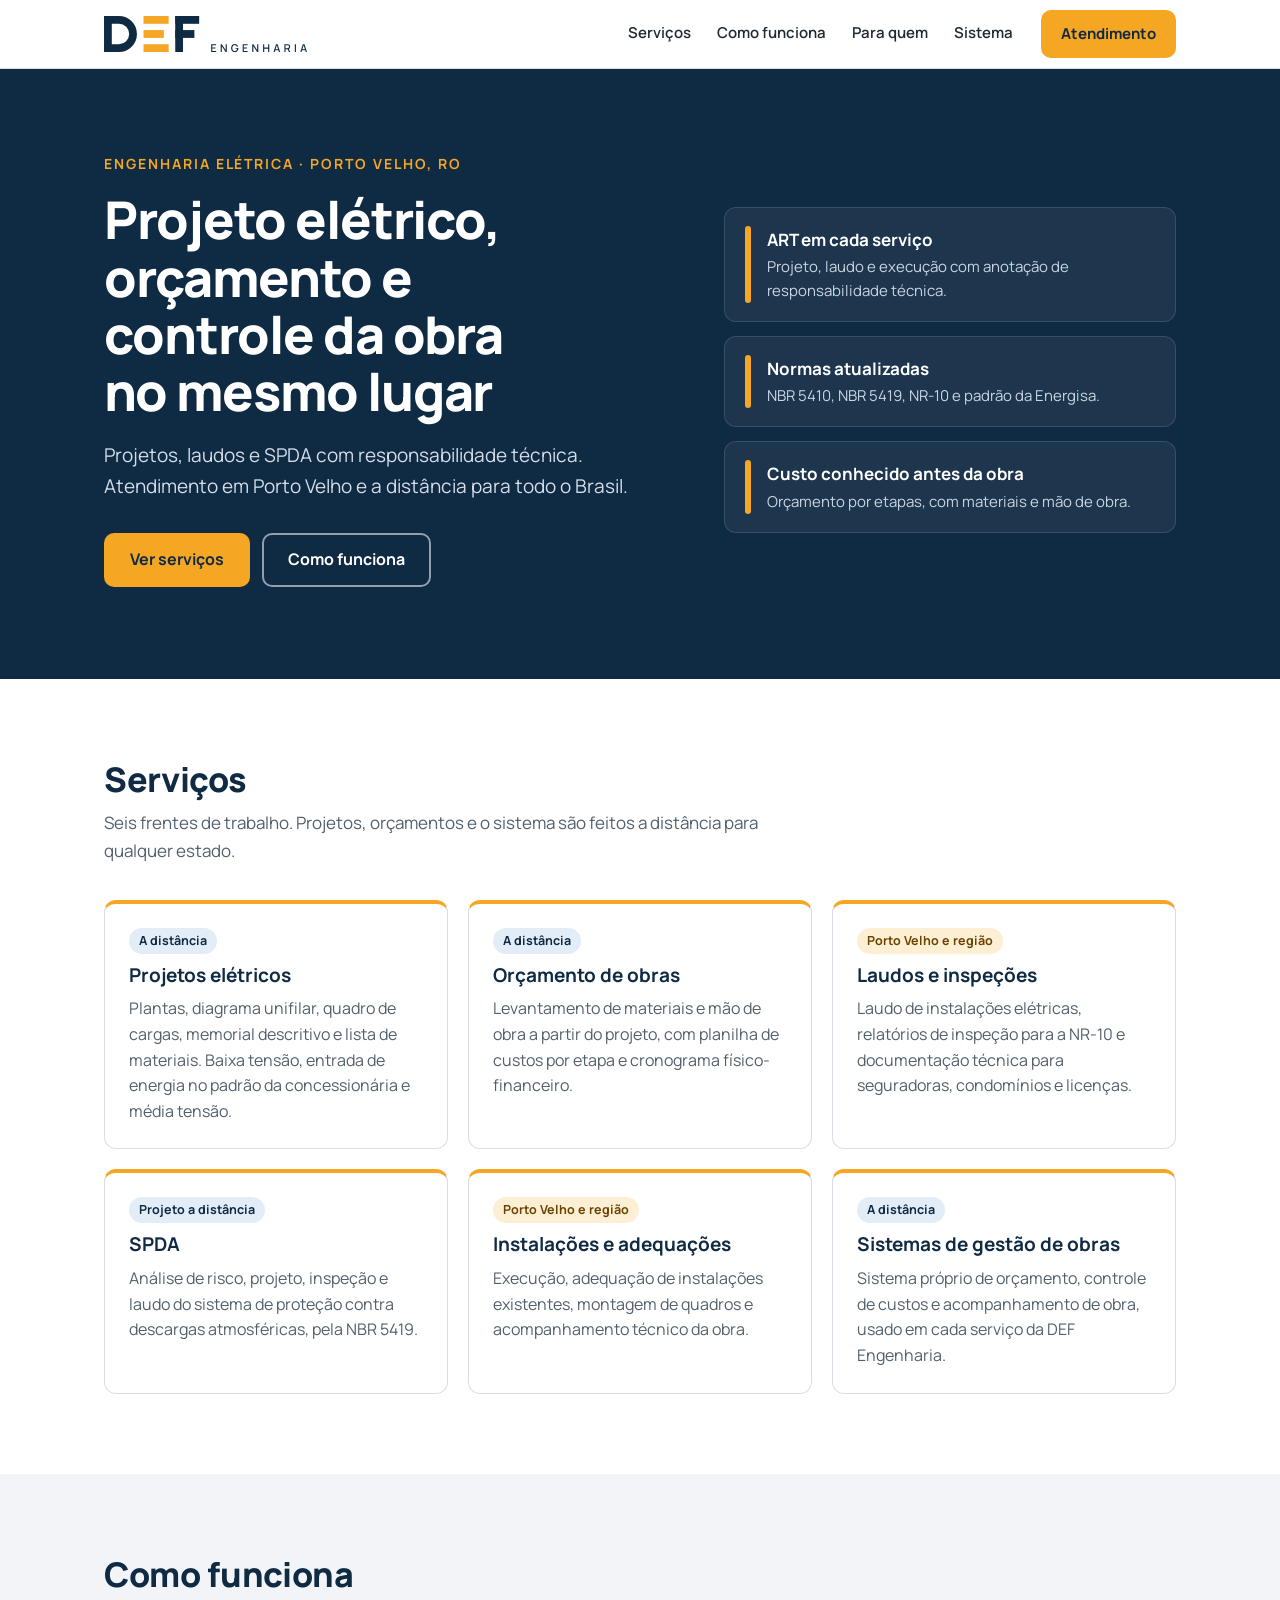
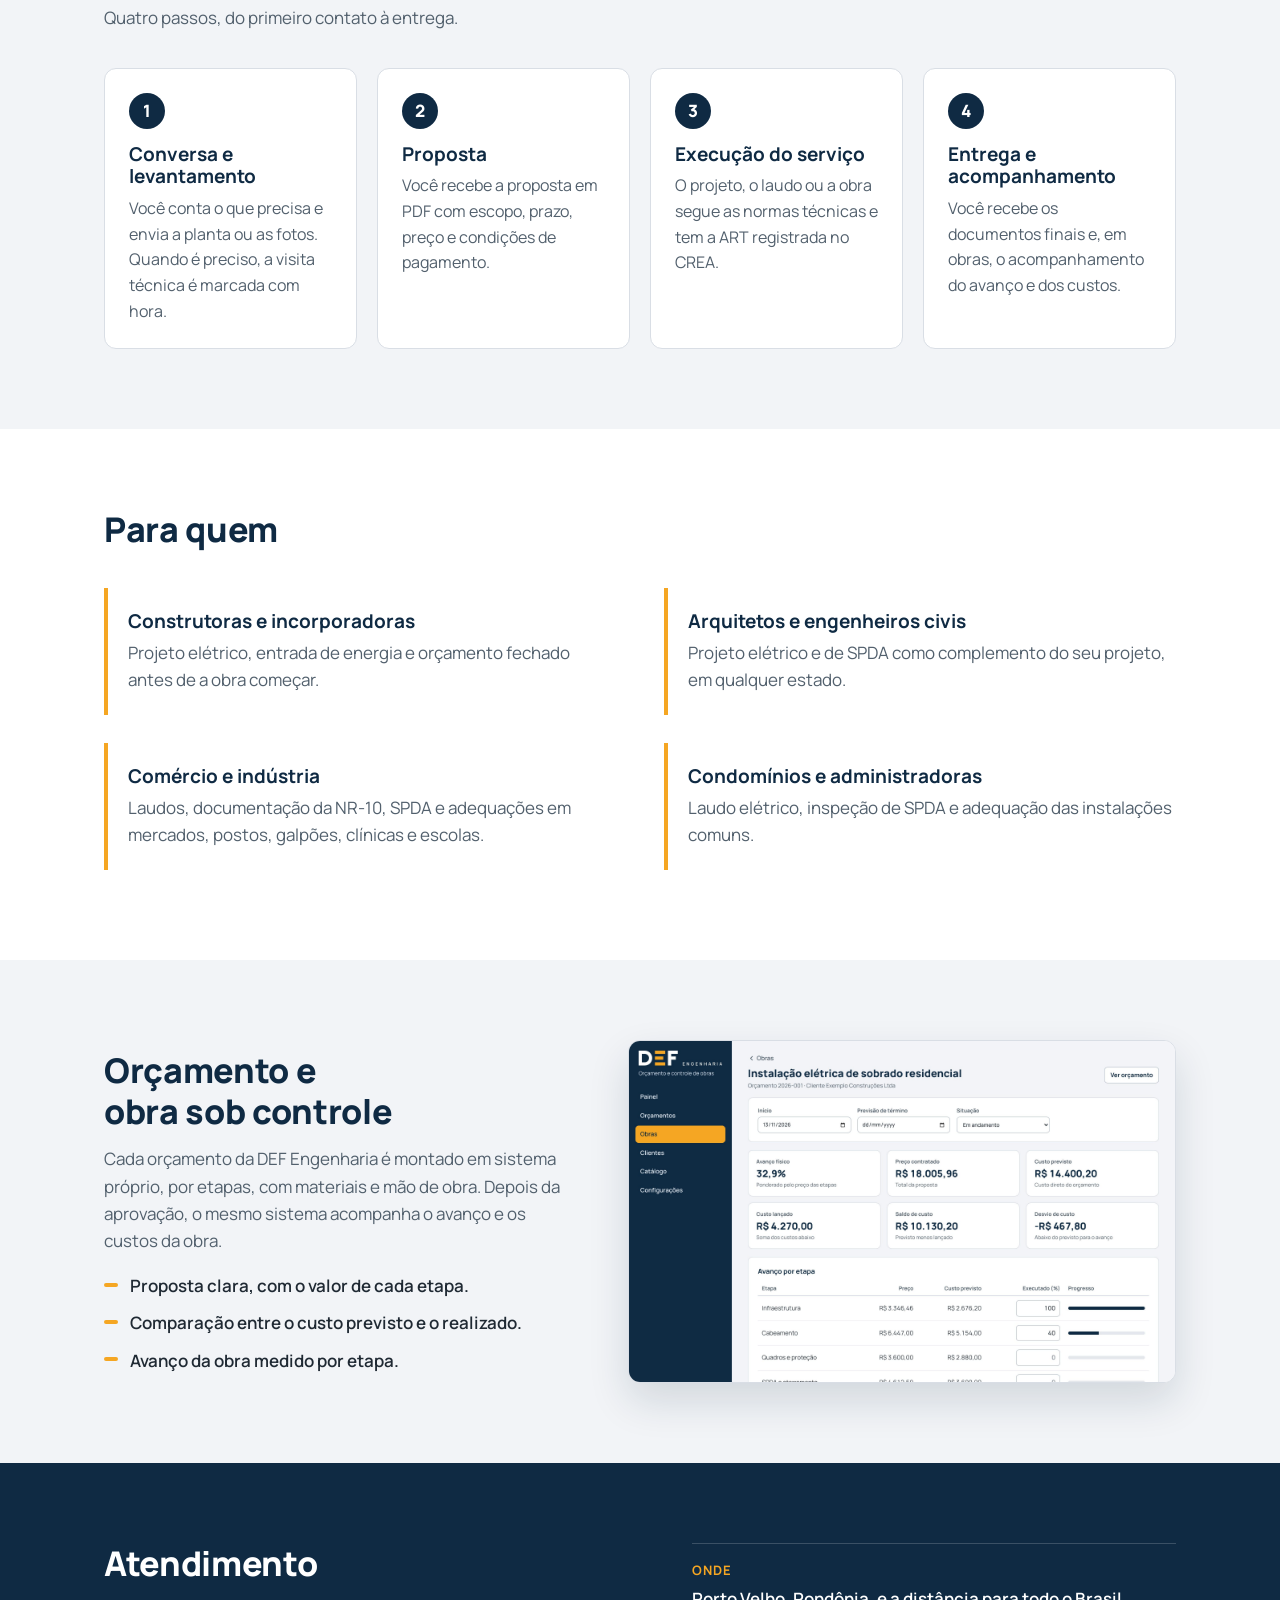
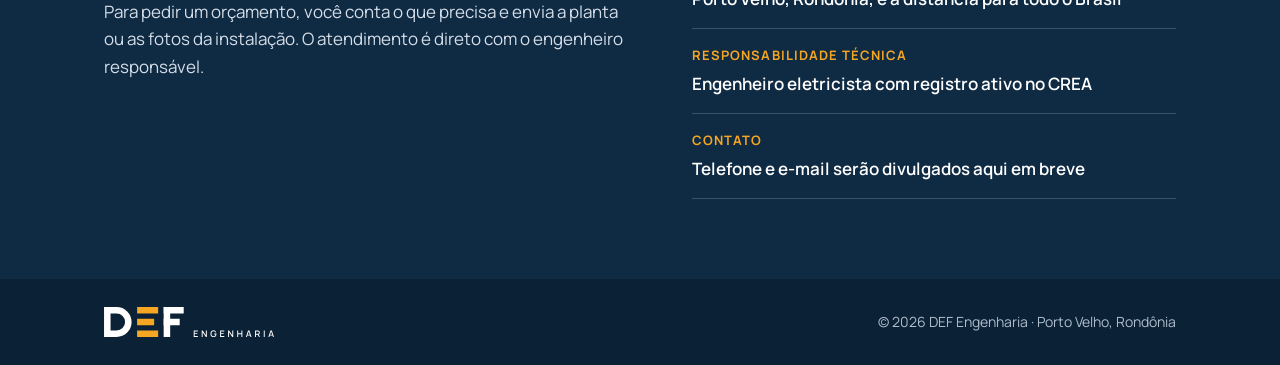
<file: index.html>
<!doctype html>
<html lang="pt-BR">
<head>
<meta charset="utf-8">
<meta name="viewport" content="width=device-width, initial-scale=1">
<title>DEF Engenharia · Engenharia elétrica em Porto Velho</title>
<meta name="description" content="Projetos elétricos, orçamentos de obras, laudos e SPDA em Porto Velho, Rondônia, com atendimento a distância para todo o Brasil.">
<meta property="og:type" content="website">
<meta property="og:locale" content="pt_BR">
<meta property="og:title" content="DEF Engenharia · Engenharia elétrica em Porto Velho">
<meta property="og:description" content="Projeto elétrico, orçamento e controle da obra no mesmo lugar. Atendimento em Porto Velho e a distância.">
<meta property="og:image" content="assets/logo/def-engenharia-principal-800px.png">
<meta name="theme-color" content="#0F2A43">
<link rel="icon" type="image/svg+xml" href="assets/logo/def-engenharia-simbolo.svg">
<link rel="icon" type="image/png" sizes="32x32" href="assets/logo/def-engenharia-simbolo-32px.png">
<link rel="apple-touch-icon" href="assets/logo/def-engenharia-simbolo-180px.png">
<link rel="preconnect" href="https://fonts.googleapis.com">
<link rel="preconnect" href="https://fonts.gstatic.com" crossorigin>
<link rel="stylesheet" href="https://fonts.googleapis.com/css2?family=Manrope:wght@400;500;600;700;800&display=swap">
<link rel="stylesheet" href="assets/site/site.css">
</head>
<body>
<a class="pular" href="#conteudo">Pular para o conteúdo</a>

<header class="topo">
  <div class="faixa topo-linha">
    <a class="marca" href="#inicio">
      <img src="assets/logo/def-engenharia-horizontal.svg" alt="DEF Engenharia" width="203" height="36">
    </a>
    <nav class="menu" aria-label="Principal">
      <a href="#servicos">Serviços</a>
      <a href="#como-funciona">Como funciona</a>
      <a href="#para-quem">Para quem</a>
      <a href="#sistema">Sistema</a>
    </nav>
    <a class="botao primario" href="#contato">Atendimento</a>
  </div>
</header>

<main id="conteudo">

  <section class="abertura" id="inicio">
    <div class="faixa abertura-grade">
      <div>
        <p class="sobretitulo">Engenharia elétrica · Porto Velho, RO</p>
        <h1>Projeto elétrico, orçamento e controle da obra no mesmo lugar</h1>
        <p class="chamada">Projetos, laudos e SPDA com responsabilidade técnica. Atendimento em Porto Velho e a distância para todo o Brasil.</p>
        <div class="acoes">
          <a class="botao primario grande" href="#servicos">Ver serviços</a>
          <a class="botao contorno grande" href="#como-funciona">Como funciona</a>
        </div>
      </div>
      <ul class="fatos" aria-label="Como a DEF Engenharia trabalha">
        <li><span class="barra" aria-hidden="true"></span><div><strong>ART em cada serviço</strong><span>Projeto, laudo e execução com anotação de responsabilidade técnica.</span></div></li>
        <li><span class="barra" aria-hidden="true"></span><div><strong>Normas atualizadas</strong><span>NBR 5410, NBR 5419, NR-10 e padrão da Energisa.</span></div></li>
        <li><span class="barra" aria-hidden="true"></span><div><strong>Custo conhecido antes da obra</strong><span>Orçamento por etapas, com materiais e mão de obra.</span></div></li>
      </ul>
    </div>
  </section>

  <section class="secao" id="servicos">
    <div class="faixa">
      <h2>Serviços</h2>
      <p class="apoio">Seis frentes de trabalho. Projetos, orçamentos e o sistema são feitos a distância para qualquer estado.</p>
      <div class="cartoes">
        <article class="cartao">
          <span class="etiqueta">A distância</span>
          <h3>Projetos elétricos</h3>
          <p>Plantas, diagrama unifilar, quadro de cargas, memorial descritivo e lista de materiais. Baixa tensão, entrada de energia no padrão da concessionária e média tensão.</p>
        </article>
        <article class="cartao">
          <span class="etiqueta">A distância</span>
          <h3>Orçamento de obras</h3>
          <p>Levantamento de materiais e mão de obra a partir do projeto, com planilha de custos por etapa e cronograma físico-financeiro.</p>
        </article>
        <article class="cartao">
          <span class="etiqueta local">Porto Velho e região</span>
          <h3>Laudos e inspeções</h3>
          <p>Laudo de instalações elétricas, relatórios de inspeção para a NR-10 e documentação técnica para seguradoras, condomínios e licenças.</p>
        </article>
        <article class="cartao">
          <span class="etiqueta">Projeto a distância</span>
          <h3>SPDA</h3>
          <p>Análise de risco, projeto, inspeção e laudo do sistema de proteção contra descargas atmosféricas, pela NBR 5419.</p>
        </article>
        <article class="cartao">
          <span class="etiqueta local">Porto Velho e região</span>
          <h3>Instalações e adequações</h3>
          <p>Execução, adequação de instalações existentes, montagem de quadros e acompanhamento técnico da obra.</p>
        </article>
        <article class="cartao">
          <span class="etiqueta">A distância</span>
          <h3>Sistemas de gestão de obras</h3>
          <p>Sistema próprio de orçamento, controle de custos e acompanhamento de obra, usado em cada serviço da DEF Engenharia.</p>
        </article>
      </div>
    </div>
  </section>

  <section class="secao clara" id="como-funciona">
    <div class="faixa">
      <h2>Como funciona</h2>
      <p class="apoio">Quatro passos, do primeiro contato à entrega.</p>
      <ol class="passos">
        <li>
          <span class="numero" aria-hidden="true">1</span>
          <h3>Conversa e levantamento</h3>
          <p>Você conta o que precisa e envia a planta ou as fotos. Quando é preciso, a visita técnica é marcada com hora.</p>
        </li>
        <li>
          <span class="numero" aria-hidden="true">2</span>
          <h3>Proposta</h3>
          <p>Você recebe a proposta em PDF com escopo, prazo, preço e condições de pagamento.</p>
        </li>
        <li>
          <span class="numero" aria-hidden="true">3</span>
          <h3>Execução do serviço</h3>
          <p>O projeto, o laudo ou a obra segue as normas técnicas e tem a ART registrada no CREA.</p>
        </li>
        <li>
          <span class="numero" aria-hidden="true">4</span>
          <h3>Entrega e acompanhamento</h3>
          <p>Você recebe os documentos finais e, em obras, o acompanhamento do avanço e dos custos.</p>
        </li>
      </ol>
    </div>
  </section>

  <section class="secao" id="para-quem">
    <div class="faixa">
      <h2>Para quem</h2>
      <div class="publicos">
        <div>
          <h3>Construtoras e incorporadoras</h3>
          <p>Projeto elétrico, entrada de energia e orçamento fechado antes de a obra começar.</p>
        </div>
        <div>
          <h3>Arquitetos e engenheiros civis</h3>
          <p>Projeto elétrico e de SPDA como complemento do seu projeto, em qualquer estado.</p>
        </div>
        <div>
          <h3>Comércio e indústria</h3>
          <p>Laudos, documentação da NR-10, SPDA e adequações em mercados, postos, galpões, clínicas e escolas.</p>
        </div>
        <div>
          <h3>Condomínios e administradoras</h3>
          <p>Laudo elétrico, inspeção de SPDA e adequação das instalações comuns.</p>
        </div>
      </div>
    </div>
  </section>

  <section class="secao clara" id="sistema">
    <div class="faixa sistema-grade">
      <div>
        <h2>Orçamento e obra sob controle</h2>
        <p>Cada orçamento da DEF Engenharia é montado em sistema próprio, por etapas, com materiais e mão de obra. Depois da aprovação, o mesmo sistema acompanha o avanço e os custos da obra.</p>
        <ul class="lista">
          <li>Proposta clara, com o valor de cada etapa.</li>
          <li>Comparação entre o custo previsto e o realizado.</li>
          <li>Avanço da obra medido por etapa.</li>
        </ul>
      </div>
      <figure class="tela">
        <img src="assets/site/def-obras-obra.jpg" alt="Tela do sistema com o avanço físico, o custo previsto e o custo lançado de uma obra" width="1360" height="850" loading="lazy">
      </figure>
    </div>
  </section>

  <section class="contato" id="contato">
    <div class="faixa contato-grade">
      <div>
        <h2>Atendimento</h2>
        <p>Para pedir um orçamento, você conta o que precisa e envia a planta ou as fotos da instalação. O atendimento é direto com o engenheiro responsável.</p>
      </div>
      <dl class="dados">
        <div><dt>Onde</dt><dd>Porto Velho, Rondônia, e a distância para todo o Brasil</dd></div>
        <div><dt>Responsabilidade técnica</dt><dd>Engenheiro eletricista com registro ativo no CREA</dd></div>
        <div><dt>Contato</dt><dd>Telefone e e-mail serão divulgados aqui em breve</dd></div>
      </dl>
    </div>
  </section>

</main>

<footer class="rodape">
  <div class="faixa rodape-linha">
    <img src="assets/logo/def-engenharia-horizontal-negativo.svg" alt="DEF Engenharia" width="170" height="30">
    <p>© 2026 DEF Engenharia · Porto Velho, Rondônia</p>
  </div>
</footer>
</body>
</html>
</file>
<file: assets/site/site.css>
/* Site da DEF Engenharia. Página única, sem dependências além da fonte Manrope. */
:root {
  --azul: #0F2A43;
  --azul-2: #17395A;
  --ambar: #F5A623;
  --ambar-escuro: #D98C0B;
  --grafite: #1F2933;
  --cinza: #52606D;
  --cinza-claro: #F2F4F7;
  --linha: #D9DEE5;
  --branco: #FFFFFF;
  --raio: 12px;
  --largura: 1120px;
}

* { box-sizing: border-box; }
html { scroll-behavior: smooth; scroll-padding-top: 84px; }
@media (prefers-reduced-motion: reduce) { html { scroll-behavior: auto; } }

body {
  margin: 0;
  font-family: 'Manrope', system-ui, -apple-system, 'Segoe UI', Roboto, Arial, sans-serif;
  font-size: 17px;
  line-height: 1.6;
  color: var(--grafite);
  background: var(--branco);
  -webkit-font-smoothing: antialiased;
}

img { max-width: 100%; height: auto; display: block; }
h1, h2, h3, p { margin: 0; }
h1, h2, h3 { color: var(--azul); line-height: 1.2; text-wrap: balance; }
h2 { font-size: clamp(26px, 3.2vw, 34px); font-weight: 800; letter-spacing: -0.01em; }
h3 { font-size: 19px; font-weight: 700; }
a { color: inherit; }
:focus-visible { outline: 3px solid var(--ambar); outline-offset: 3px; border-radius: 6px; }

.faixa { width: 100%; max-width: var(--largura); margin: 0 auto; padding: 0 24px; }

.pular {
  position: absolute; left: 16px; top: -60px; z-index: 20;
  padding: 10px 14px; background: var(--ambar); color: var(--azul); font-weight: 700; border-radius: 8px;
}
.pular:focus { top: 12px; }

/* ------------------------------------------------------------------ Botões */
.botao {
  display: inline-flex; align-items: center; justify-content: center;
  min-height: 44px; padding: 10px 18px;
  border: 2px solid transparent; border-radius: 10px;
  font: inherit; font-size: 15px; font-weight: 700; text-decoration: none; white-space: nowrap;
  transition: background-color .15s, border-color .15s, color .15s;
}
.botao.grande { min-height: 52px; padding: 12px 24px; font-size: 16px; }
.botao.primario { background: var(--ambar); color: var(--azul); }
.botao.primario:hover { background: #FFB738; }
.botao.contorno { border-color: rgba(255, 255, 255, .55); color: var(--branco); }
.botao.contorno:hover { border-color: var(--branco); background: rgba(255, 255, 255, .08); }

/* -------------------------------------------------------------------- Topo */
.topo { position: sticky; top: 0; z-index: 10; background: rgba(255, 255, 255, .96); border-bottom: 1px solid var(--linha); backdrop-filter: blur(6px); }
.topo-linha { display: flex; align-items: center; gap: 28px; min-height: 68px; }
.marca { display: inline-flex; flex: none; }
.menu { display: flex; gap: 26px; margin-left: auto; }
.menu a { font-size: 15px; font-weight: 600; color: var(--grafite); text-decoration: none; padding: 8px 0; border-bottom: 2px solid transparent; }
.menu a:hover { border-bottom-color: var(--ambar); }

/* ---------------------------------------------------------------- Abertura */
.abertura { background: var(--azul); color: var(--branco); padding: 84px 0 92px; }
.abertura-grade { display: grid; grid-template-columns: minmax(0, 1.25fr) minmax(0, 1fr); gap: 56px; align-items: center; }
.sobretitulo { font-size: 14px; font-weight: 700; letter-spacing: .14em; text-transform: uppercase; color: var(--ambar); }
.abertura h1 { margin-top: 16px; color: var(--branco); font-size: clamp(34px, 4.6vw, 52px); font-weight: 800; letter-spacing: -0.02em; line-height: 1.1; }
.chamada { margin-top: 20px; max-width: 34em; font-size: 19px; color: #D5DEE8; }
.acoes { display: flex; flex-wrap: wrap; gap: 12px; margin-top: 32px; }

.fatos { list-style: none; margin: 0; padding: 0; display: grid; gap: 14px; }
.fatos li { display: flex; gap: 16px; align-items: stretch; padding: 18px 20px; background: rgba(255, 255, 255, .06); border: 1px solid rgba(255, 255, 255, .12); border-radius: var(--raio); }
.fatos .barra { flex: none; width: 6px; border-radius: 3px; background: var(--ambar); }
.fatos strong { display: block; font-size: 17px; font-weight: 700; color: var(--branco); }
.fatos span:not(.barra) { display: block; margin-top: 2px; font-size: 15px; color: #C9D5E1; }

/* ------------------------------------------------------------------ Seções */
.secao { padding: 80px 0; }
.secao.clara { background: var(--cinza-claro); }
.apoio { margin-top: 10px; max-width: 40em; color: var(--cinza); }

.cartoes { display: grid; grid-template-columns: repeat(3, minmax(0, 1fr)); gap: 20px; margin-top: 36px; }
.cartao { display: flex; flex-direction: column; gap: 10px; padding: 24px; background: var(--branco); border: 1px solid var(--linha); border-top: 4px solid var(--ambar); border-radius: var(--raio); }
.cartao p { font-size: 16px; color: var(--cinza); }
.etiqueta { align-self: flex-start; padding: 3px 10px; border-radius: 999px; background: #E3EDF7; color: var(--azul); font-size: 12.5px; font-weight: 700; }
.etiqueta.local { background: #FDEFD3; color: #6B4300; }

.passos { list-style: none; margin: 36px 0 0; padding: 0; display: grid; grid-template-columns: repeat(4, minmax(0, 1fr)); gap: 20px; }
.passos li { padding: 24px; background: var(--branco); border: 1px solid var(--linha); border-radius: var(--raio); }
.passos .numero { display: inline-flex; align-items: center; justify-content: center; width: 36px; height: 36px; margin-bottom: 14px; border-radius: 50%; background: var(--azul); color: var(--branco); font-weight: 800; }
.passos p { margin-top: 8px; font-size: 16px; color: var(--cinza); }

.publicos { display: grid; grid-template-columns: repeat(2, minmax(0, 1fr)); gap: 8px 48px; margin-top: 28px; }
.publicos > div { padding: 22px 0 22px 20px; border-left: 4px solid var(--ambar); margin: 10px 0; }
.publicos p { margin-top: 6px; color: var(--cinza); }

.sistema-grade { display: grid; grid-template-columns: minmax(0, 1fr) minmax(0, 1.15fr); gap: 48px; align-items: center; }
.sistema-grade p { margin-top: 14px; color: var(--cinza); }
.lista { margin: 18px 0 0; padding: 0; list-style: none; display: grid; gap: 10px; }
.lista li { position: relative; padding-left: 26px; font-weight: 600; }
.lista li::before { content: ''; position: absolute; left: 0; top: .62em; width: 14px; height: 4px; border-radius: 2px; background: var(--ambar); }
.tela { margin: 0; border: 1px solid var(--linha); border-radius: var(--raio); overflow: hidden; background: var(--branco); box-shadow: 0 18px 40px rgba(15, 42, 67, .14); }

/* ----------------------------------------------------------------- Contato */
.contato { background: var(--azul); color: var(--branco); padding: 80px 0; }
.contato h2 { color: var(--branco); }
.contato-grade { display: grid; grid-template-columns: minmax(0, 1.1fr) minmax(0, 1fr); gap: 56px; align-items: start; }
.contato p { margin-top: 14px; max-width: 32em; color: #D5DEE8; }
.dados { margin: 0; display: grid; gap: 0; border-top: 1px solid rgba(255, 255, 255, .18); }
.dados > div { padding: 16px 0; border-bottom: 1px solid rgba(255, 255, 255, .18); }
.dados dt { font-size: 13px; font-weight: 700; letter-spacing: .08em; text-transform: uppercase; color: var(--ambar); }
.dados dd { margin: 4px 0 0; font-size: 17px; font-weight: 600; }

.rodape { background: #0B2136; color: #AEBDCC; padding: 28px 0; font-size: 14px; }
.rodape-linha { display: flex; align-items: center; justify-content: space-between; gap: 16px; flex-wrap: wrap; }

/* -------------------------------------------------------------- Responsivo */
@media (max-width: 960px) {
  .abertura { padding: 60px 0 64px; }
  .abertura-grade, .sistema-grade, .contato-grade { grid-template-columns: minmax(0, 1fr); gap: 36px; }
  .cartoes { grid-template-columns: repeat(2, minmax(0, 1fr)); }
  .passos { grid-template-columns: repeat(2, minmax(0, 1fr)); }
  .secao, .contato { padding: 60px 0; }
}

@media (max-width: 720px) {
  .menu { display: none; }
  .topo-linha { justify-content: space-between; gap: 12px; min-height: 60px; }
  .marca img { width: 150px; }
  .topo .botao { min-height: 40px; padding: 8px 14px; font-size: 14px; }
}

@media (max-width: 600px) {
  body { font-size: 16px; }
  .faixa { padding: 0 16px; }
  .cartoes, .passos, .publicos { grid-template-columns: minmax(0, 1fr); }
  .publicos { gap: 0; }
  .acoes .botao { flex: 1 1 100%; }
  .chamada { font-size: 17px; }
}
</file>
